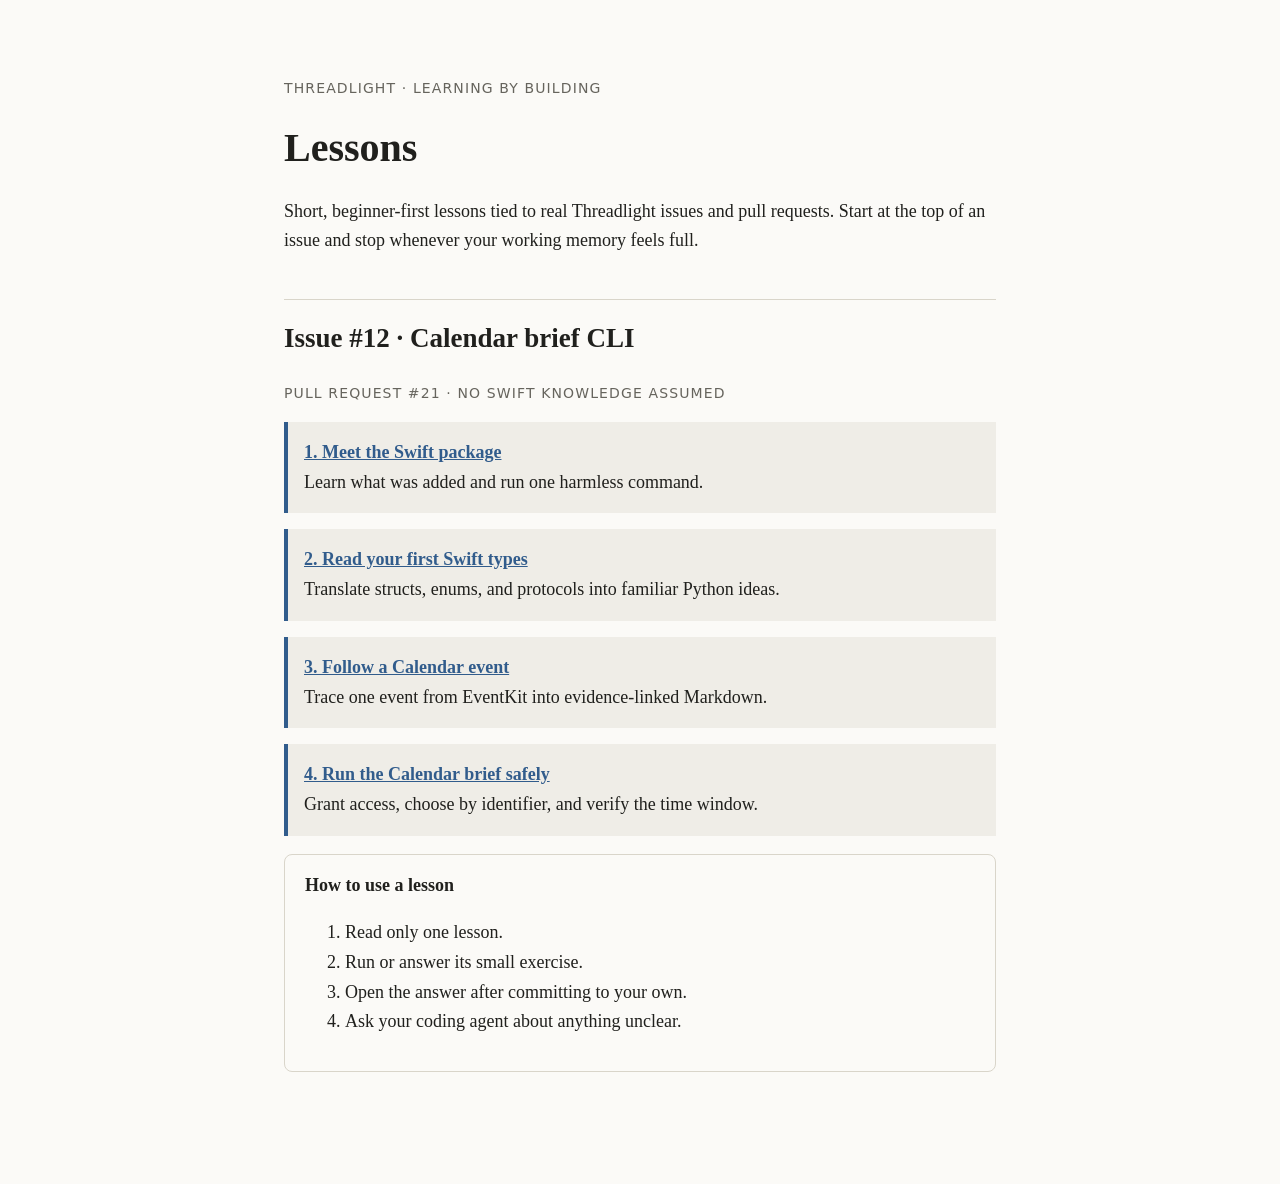
<file: teach/index.html>
<!doctype html><html lang="en"><head><meta charset="utf-8"><meta name="viewport" content="width=device-width"><title>Threadlight lessons</title><link rel="stylesheet" href="assets/site.css"></head><body><main><p class="eyebrow">Threadlight · learning by building</p><h1>Lessons</h1><p>Short, beginner-first lessons tied to real Threadlight issues and pull requests. Start at the top of an issue and stop whenever your working memory feels full.</p><h2>Issue #12 · Calendar brief CLI</h2><p class="meta">Pull request #21 · No Swift knowledge assumed</p><ol class="lesson-list"><li><a href="lessons/0001-meet-the-swift-package.html"><strong>1. Meet the Swift package</strong></a><br>Learn what was added and run one harmless command.</li><li><a href="lessons/0002-read-threadlight-types.html"><strong>2. Read your first Swift types</strong></a><br>Translate structs, enums, and protocols into familiar Python ideas.</li><li><a href="lessons/0003-follow-a-calendar-event.html"><strong>3. Follow a Calendar event</strong></a><br>Trace one event from EventKit into evidence-linked Markdown.</li><li><a href="lessons/0004-run-the-calendar-brief.html"><strong>4. Run the Calendar brief safely</strong></a><br>Grant access, choose by identifier, and verify the time window.</li></ol><div class="card"><strong>How to use a lesson</strong><ol><li>Read only one lesson.</li><li>Run or answer its small exercise.</li><li>Open the answer after committing to your own.</li><li>Ask your coding agent about anything unclear.</li></ol></div></main></body></html>
</file>
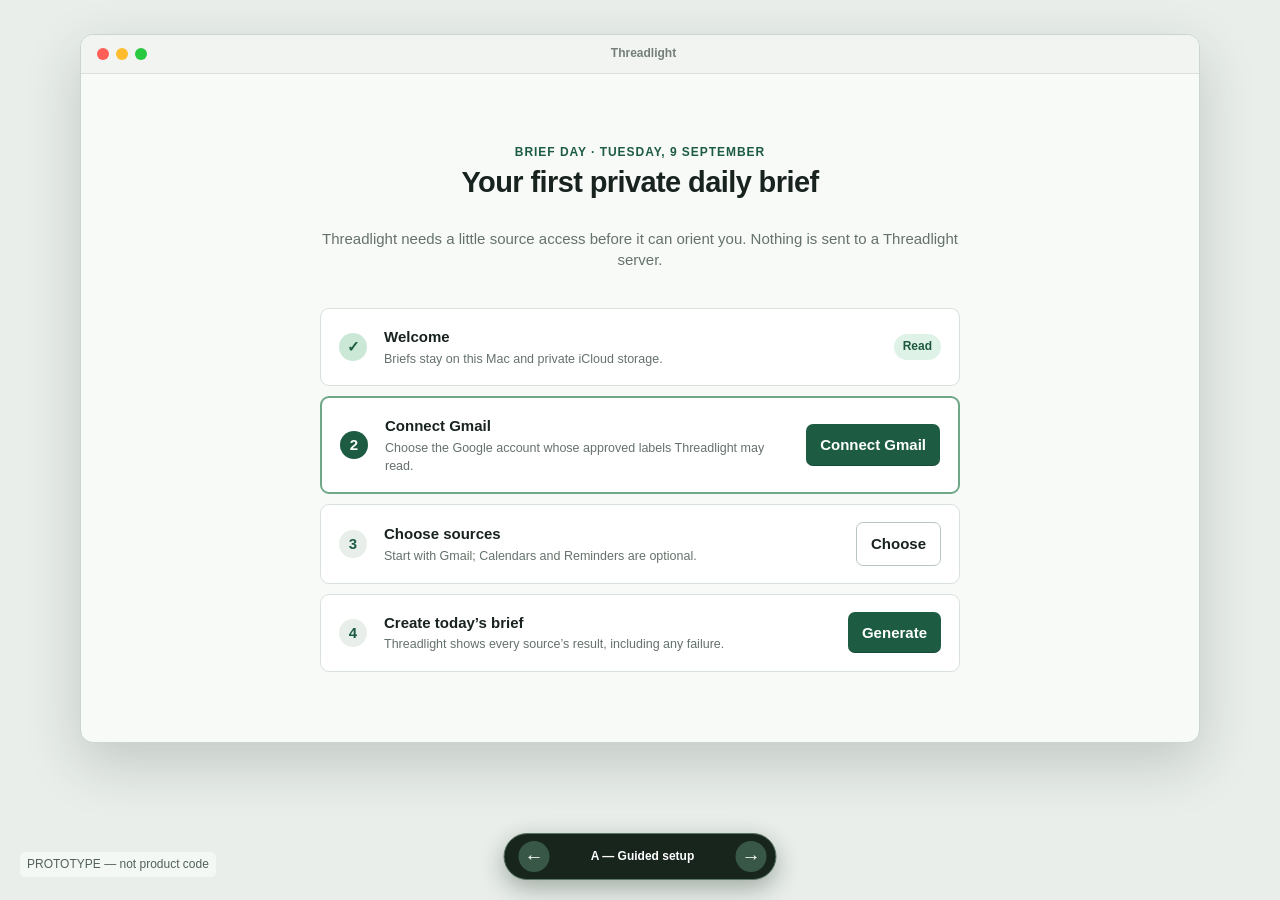
<file: prototypes/mac-feedback-loop.html>
<!doctype html>
<!--
  PROTOTYPE — throw away after resolving “Prototype the first Mac feedback loop”.
  Three variants of Threadlight’s first normal Mac window, switchable via ?variant=A|B|C.
-->
<html lang="en-GB">
<head>
  <meta charset="utf-8" />
  <meta name="viewport" content="width=device-width, initial-scale=1" />
  <title>Threadlight — Mac feedback-loop prototype</title>
  <style>
    :root { --ink:#18221e; --muted:#65726b; --line:#d9e1dc; --paper:#f8faf8; --moss:#1d5c43; --mint:#dff2e7; --amber:#9a5e07; --amber-bg:#fff1d5; --red:#a73131; --red-bg:#fde8e7; }
    * { box-sizing:border-box; } body { margin:0; background:#e9eeea; color:var(--ink); font:15px/1.45 -apple-system,BlinkMacSystemFont,"Segoe UI",sans-serif; }
    button { font:inherit; cursor:pointer; } .window { width:min(1120px,calc(100vw - 48px)); min-height:700px; margin:34px auto 90px; overflow:hidden; background:var(--paper); border:1px solid #cbd6cf; border-radius:13px; box-shadow:0 20px 55px #1b2d2130; }
    .traffic { height:39px; display:flex; align-items:center; gap:7px; padding:0 16px; background:#f1f4f1; border-bottom:1px solid var(--line); } .dot { width:12px; height:12px; border-radius:50%; background:#ff5f57; }.dot:nth-child(2){background:#febc2e}.dot:nth-child(3){background:#28c840}.window-name{margin:auto;color:#748078;font-size:12px;font-weight:600;transform:translateX(-25px)}
    h1,h2,h3,p { margin-top:0; } h1 { font-size:29px; letter-spacing:-.6px; } h2 { font-size:18px; letter-spacing:-.2px; } h3 { font-size:14px; margin-bottom:5px; } .muted{color:var(--muted)} .eyebrow{color:var(--moss);font-size:12px;font-weight:800;letter-spacing:.08em;text-transform:uppercase}.pill{display:inline-flex;align-items:center;gap:6px;border-radius:99px;padding:4px 9px;background:var(--mint);color:#1e593e;font-size:12px;font-weight:700}.warning{background:var(--amber-bg);color:var(--amber)}.error{background:var(--red-bg);color:var(--red)} .button{border:0;border-radius:7px;background:var(--moss);color:white;padding:10px 14px;font-weight:700;box-shadow:inset 0 -1px #0003}.button.secondary{background:white;color:var(--ink);border:1px solid #b9c6bd;box-shadow:none}.button:disabled{opacity:.55;cursor:wait}.card{background:white;border:1px solid var(--line);border-radius:10px;padding:17px}.status-row{display:flex;gap:10px;align-items:flex-start;padding:11px 0;border-bottom:1px solid #edf0ee}.status-row:last-child{border:0;padding-bottom:0}.status-dot{width:9px;height:9px;border-radius:50%;margin-top:6px;background:#4d9a6d}.status-dot.warn{background:#d18717}.status-dot.fail{background:#c14848}.code{font:12px/1.5 ui-monospace,SFMono-Regular,Menlo,monospace;background:#f3f6f3;border-radius:7px;padding:13px;white-space:pre-wrap}.hide{display:none!important}
    /* A: a calm, single-task first-run guide */
    .variant-a{max-width:760px;margin:0 auto;padding:70px 60px}.variant-a header{text-align:center;margin-bottom:37px}.variant-a .steps{display:grid;gap:10px}.step{display:grid;grid-template-columns:32px 1fr auto;gap:13px;align-items:center;padding:17px 18px;border:1px solid var(--line);border-radius:9px;background:white}.step-no{display:grid;place-items:center;width:28px;height:28px;border-radius:50%;background:#e8eee9;color:var(--moss);font-weight:800}.step.active{border:2px solid #6fa789}.step.active .step-no{background:var(--moss);color:white}.step.done .step-no{background:#cbe8d6}.step small{display:block;color:var(--muted);margin-top:2px}.variant-a .result{margin-top:26px}.brief{border-left:4px solid #6ca884;padding:5px 0 5px 16px}.brief ul{padding-left:18px;margin-bottom:6px}.brief li{margin:5px 0}.failed-banner{margin-top:14px;padding:12px;border-radius:8px;background:var(--red-bg);color:#782b2b}
    /* B: native Mac split view — Brief Day is work; Sources owns configuration. */
    .variant-b{display:grid;grid-template-columns:230px 1fr;min-height:661px}.variant-b .sidebar{background:#f1f3f2;color:var(--ink);padding:21px 12px;border-right:1px solid var(--line)}.variant-b .brand{font-size:17px;font-weight:800;letter-spacing:-.3px;margin:0 10px 24px}.variant-b .nav-item{width:100%;text-align:left;padding:8px 10px;margin:2px 0;border:0;border-radius:6px;color:#33433a;background:transparent}.variant-b .nav-item.selected{background:#d9e0db;color:#18221e;font-weight:700}.variant-b main{padding:37px 50px}.toolbar-row{display:flex;justify-content:space-between;align-items:center;margin-bottom:35px}.toolbar-row strong{font-size:19px}.toolbar-row .toolbar-tools{display:flex;gap:8px}.source-list{max-width:660px;border:1px solid var(--line);border-radius:9px;overflow:hidden;background:white}.source-list .status-row{display:grid;grid-template-columns:1fr auto;align-items:center;padding:14px 16px}.source-list .source-name{font-weight:700}.source-list small{display:block;color:var(--muted);margin-top:2px}.brief-empty{max-width:560px;margin:92px auto;text-align:center}.brief-empty .spark{font-size:40px;margin-bottom:16px}.brief-empty p{max-width:460px;margin:0 auto 23px}.brief-status{margin:26px auto 0;max-width:540px;padding:11px 13px;background:#f3f6f3;border-radius:7px;font-size:13px;color:#526158}.brief-result{max-width:710px;margin:0 auto}.brief-result .brief{margin-top:17px}.source-help{max-width:650px;margin:0 0 25px}.source-add{margin:24px 0 17px}.native-link{border:0;color:#17603e;background:none;padding:0;font:inherit;font-weight:650}.run-alert{margin-top:20px;padding:12px 13px;border-radius:8px;background:var(--amber-bg);color:#725017;font-size:13px}
    /* C: the brief is the home; setup stays lightweight around it */
    .variant-c{padding:44px 54px}.topline{display:flex;align-items:center;justify-content:space-between;border-bottom:1px solid var(--line);padding-bottom:19px}.variant-c .empty{max-width:650px;margin:68px auto;text-align:center}.spark{font-size:45px;margin-bottom:15px}.variant-c .command{display:flex;gap:10px;justify-content:center;margin:25px 0 19px}.variant-c .facts{display:flex;gap:9px;justify-content:center;flex-wrap:wrap}.brief-view{display:grid;grid-template-columns:1fr 230px;gap:31px;margin-top:32px}.evidence{border-left:1px solid var(--line);padding-left:23px}.evidence .status-row{font-size:13px}.markdown-title{display:flex;justify-content:space-between;align-items:center}.markdown{font-family:ui-serif,Georgia,serif;font-size:16px}.markdown h2{font-family:-apple-system,BlinkMacSystemFont,"Segoe UI",sans-serif}.inset-error{margin:25px auto;max-width:680px;text-align:left}
    .switcher{position:fixed;z-index:5;bottom:20px;left:50%;transform:translateX(-50%);display:flex;align-items:center;gap:9px;background:#17251d;color:white;border:1px solid #5a7665;border-radius:999px;padding:7px 9px 7px 14px;box-shadow:0 8px 25px #10201655}.switcher button{width:31px;height:31px;border-radius:50%;border:0;background:#385746;color:white;font-size:19px}.switcher strong{min-width:168px;text-align:center;font-size:12px}.prototype-note{position:fixed;left:20px;bottom:23px;color:#526159;font-size:12px;background:#f7faf7c9;padding:4px 7px;border-radius:5px}
    @media(max-width:720px){.window{width:100%;margin:0;border-radius:0}.variant-a,.variant-c{padding:35px 22px}.variant-b{grid-template-columns:1fr}.sidebar{padding:17px}.sidebar .source-mini{display:none}.variant-b main{padding:28px 22px}.brief-view{grid-template-columns:1fr}.evidence{border-left:0;border-top:1px solid var(--line);padding:18px 0}.workspace-head,.topline{gap:14px;flex-wrap:wrap}.prototype-note{display:none}}
  </style>
</head>
<body>
  <div class="window">
    <div class="traffic"><i class="dot"></i><i class="dot"></i><i class="dot"></i><span class="window-name">Threadlight</span></div>

    <section id="A" class="variant variant-a">
      <header><div class="eyebrow">Brief Day · Tuesday, 9 September</div><h1>Your first private daily brief</h1><p class="muted">Threadlight needs a little source access before it can orient you. Nothing is sent to a Threadlight server.</p></header>
      <div class="steps">
        <div class="step done"><span class="step-no">✓</span><div><strong>Welcome</strong><small>Briefs stay on this Mac and private iCloud storage.</small></div><span class="pill">Read</span></div>
        <div class="step active" id="a-connect"><span class="step-no">2</span><div><strong>Connect Gmail</strong><small>Choose the Google account whose approved labels Threadlight may read.</small></div><button class="button" onclick="connect('A')">Connect Gmail</button></div>
        <div class="step" id="a-select"><span class="step-no">3</span><div><strong>Choose sources</strong><small>Start with Gmail; Calendars and Reminders are optional.</small></div><button class="button secondary" onclick="selectSources('A')">Choose</button></div>
        <div class="step" id="a-generate"><span class="step-no">4</span><div><strong>Create today’s brief</strong><small>Threadlight shows every source’s result, including any failure.</small></div><button class="button" onclick="generate('A')">Generate</button></div>
      </div>
      <div class="result hide" id="a-result"><div class="card"><div class="markdown-title"><h2>Today at a glance</h2><span class="pill">Brief ready</span></div><div class="brief"><ul><li><strong>09:30</strong> — Design review with Maya</li><li><strong>Today</strong> — Reply to the research collaboration email</li><li><strong>Tomorrow</strong> — Dentist, 09:00</li></ul><small class="muted">Markdown brief · Gmail and Calendar observed at 08:17</small></div></div><div class="failed-banner">Reminders was not available. Your brief is still usable; reconnect it from Sources when ready.</div></div>
    </section>

    <section id="B" class="variant variant-b hide">
      <aside class="sidebar"><div class="brand">Threadlight</div><button id="b-brief-nav" class="nav-item selected" onclick="showBScreen('brief')">▣ &nbsp; Brief Day</button><button id="b-sources-nav" class="nav-item" onclick="showBScreen('sources')">◉ &nbsp; Sources</button></aside>
      <main>
        <div class="toolbar-row"><strong id="b-window-title">Brief Day</strong><div class="toolbar-tools"><button class="button secondary" onclick="showBScreen('sources')">Sources</button><button class="button" onclick="generate('B')">Generate Brief</button></div></div>
        <section id="b-brief-screen"><div id="b-empty" class="brief-empty"><div class="spark">✦</div><div class="eyebrow">Tuesday, 9 September</div><h1>Today’s brief is ready to make.</h1><p class="muted">Threadlight will create one Canonical Brief from the Sources you have already approved.</p><button class="button" onclick="generate('B')">Generate Brief</button><div class="brief-status">Gmail and Calendar are ready. <button class="native-link" onclick="showBScreen('sources')">Review Sources</button></div></div>
          <article id="b-result" class="brief-result hide"><div class="eyebrow">Canonical Brief · 9 September</div><h1>Good morning, Tejas</h1><div class="markdown"><h2>First, protect the morning</h2><p>Your design review with Maya starts at <strong>09:30</strong>. The calendar is otherwise open until lunch.</p><h2>One message needs a reply</h2><p>The research collaboration thread is waiting on your availability.</p><h2>Coming up</h2><p>Tomorrow: dentist at 09:00.</p></div><div class="run-alert">Reminders was not included because permission has not been granted. <button class="native-link" onclick="showBScreen('sources')">Review Sources</button></div></article>
        </section>
        <section id="b-sources-screen" class="hide"><div class="source-help"><div class="eyebrow">Sources</div><h1>Choose what Threadlight may read.</h1><p class="muted">Add, change, or repair the personal Sources that may contribute observations to a Brief Run.</p></div><button class="button source-add" onclick="showPermission('B')">Add Source</button><div class="source-list"><div class="status-row"><div><span class="source-name">Gmail</span><small>Important label · Connected</small></div><button class="button secondary" onclick="showPermission('B')">Manage…</button></div><div class="status-row"><div><span class="source-name">Calendar</span><small>Work and Personal · Connected</small></div><button class="button secondary" onclick="showPermission('B')">Manage…</button></div><div class="status-row"><div><span class="source-name">Reminders</span><small>Inbox · Permission required</small></div><button class="button secondary" onclick="showPermission('B')">Connect…</button></div></div></section>
      </main>
    </section>

    <section id="C" class="variant variant-c hide">
      <div class="topline"><div><strong style="font-size:20px">Threadlight</strong><span class="muted"> · Today</span></div><button class="button secondary" onclick="showPermission('C')">Sources</button></div>
      <div id="c-empty" class="empty"><div class="spark">✦</div><h1>Make room for what matters today.</h1><p class="muted">Create one private brief from the sources you choose. Threadlight will be plain about anything it could not read.</p><div class="command"><button class="button secondary" onclick="connect('C')">Connect Gmail</button><button class="button" onclick="generate('C')">Generate today’s brief</button></div><div class="facts"><span class="pill">On this device</span><span class="pill">Your sources, your choice</span><span class="pill warning">Manual for now</span></div></div>
      <div id="c-brief" class="brief-view hide"><article><div class="markdown-title"><div><div class="eyebrow">Canonical Brief · 09 September</div><h1>Good morning, Tejas</h1></div><button class="button secondary" onclick="showError('C')">Show failure</button></div><div class="markdown"><h2>First, protect the morning</h2><p>Your design review with Maya starts at <strong>09:30</strong>. The calendar is otherwise open until lunch.</p><h2>One message needs a reply</h2><p>The research collaboration thread is waiting on your availability. It came from the Gmail label you selected.</p><h2>Coming up</h2><p>Tomorrow: dentist at 09:00.</p></div></article><aside class="evidence"><h3>Brief status</h3><div class="status-row"><span class="status-dot"></span><div><strong>Gmail</strong><br><span class="muted">Fresh 08:17</span></div></div><div class="status-row"><span class="status-dot"></span><div><strong>Calendar</strong><br><span class="muted">Fresh 08:17</span></div></div><div class="status-row"><span class="status-dot warn"></span><div><strong>Reminders</strong><br><span class="muted">Not selected</span></div></div><p class="muted" style="font-size:12px;margin-top:18px">Each statement points back to an Evidence Link; the source body is not kept here.</p></aside></div>
      <div id="c-error" class="card inset-error hide"><span class="pill error">Gmail needs attention</span><h2 style="margin-top:12px">Today’s brief could not be created</h2><p class="muted">Threadlight did not receive the Gmail observation before the run ended. Calendar access was fine. Try again after reconnecting Gmail; no Canonical Brief was saved.</p><button class="button secondary" onclick="connect('C')">Reconnect Gmail</button></div>
    </section>
  </div>
  <div class="prototype-note">PROTOTYPE — not product code</div>
  <nav class="switcher" aria-label="Prototype variants"><button onclick="cycle(-1)" aria-label="Previous variant">←</button><strong id="variant-label">A — Guided setup</strong><button onclick="cycle(1)" aria-label="Next variant">→</button></nav>
  <script>
    const variants = ['A','B','C']; const names = {A:'Guided setup',B:'Source-control workspace',C:'Brief-first home'};
    let current = new URLSearchParams(location.search).get('variant')?.toUpperCase(); if (!variants.includes(current)) current = 'A';
    function render(){ variants.forEach(v => document.getElementById(v).classList.toggle('hide',v!==current)); document.getElementById('variant-label').textContent = `${current} — ${names[current]}`; history.replaceState({},'',`?variant=${current}`); }
    function cycle(amount){ current=variants[(variants.indexOf(current)+amount+variants.length)%variants.length]; render(); }
    function connect(v){ alert('Prototype: this would open the Google account and Gmail permission flow.'); if(v==='A'){document.getElementById('a-connect').classList.add('done');document.getElementById('a-select').classList.add('active');} }
    function selectSources(){ document.getElementById('a-select').classList.add('done');document.getElementById('a-generate').classList.add('active'); }
    function generate(v){ const button=event.currentTarget; button.disabled=true; button.textContent='Creating…'; setTimeout(()=>{ button.disabled=false; button.textContent=v==='B'?'Generate Brief':'Generate'; if(v==='A')document.getElementById('a-result').classList.remove('hide'); if(v==='B'){document.getElementById('b-empty').classList.add('hide');document.getElementById('b-result').classList.remove('hide');} if(v==='C'){document.getElementById('c-empty').classList.add('hide');document.getElementById('c-brief').classList.remove('hide');} },700); }
    function showBScreen(screen){ const isBrief=screen==='brief'; document.getElementById('b-brief-screen').classList.toggle('hide',!isBrief); document.getElementById('b-sources-screen').classList.toggle('hide',isBrief); document.getElementById('b-brief-nav').classList.toggle('selected',isBrief); document.getElementById('b-sources-nav').classList.toggle('selected',!isBrief); document.getElementById('b-window-title').textContent=isBrief?'Brief Day':'Sources'; }
    function showPermission(){ alert('Prototype: this opens a small source sheet. It explains why access is requested, then invokes the relevant system or Google consent flow.'); }
    function viewBrief(){ alert('Prototype: this opens the Markdown brief in the main reading area.'); }
    function showError(){ document.getElementById('c-brief').classList.add('hide');document.getElementById('c-error').classList.remove('hide'); }
    addEventListener('keydown',e=>{if(['INPUT','TEXTAREA'].includes(document.activeElement.tagName)||document.activeElement.isContentEditable)return;if(e.key==='ArrowLeft')cycle(-1);if(e.key==='ArrowRight')cycle(1);}); render();
  </script>
</body>
</html>
</file>
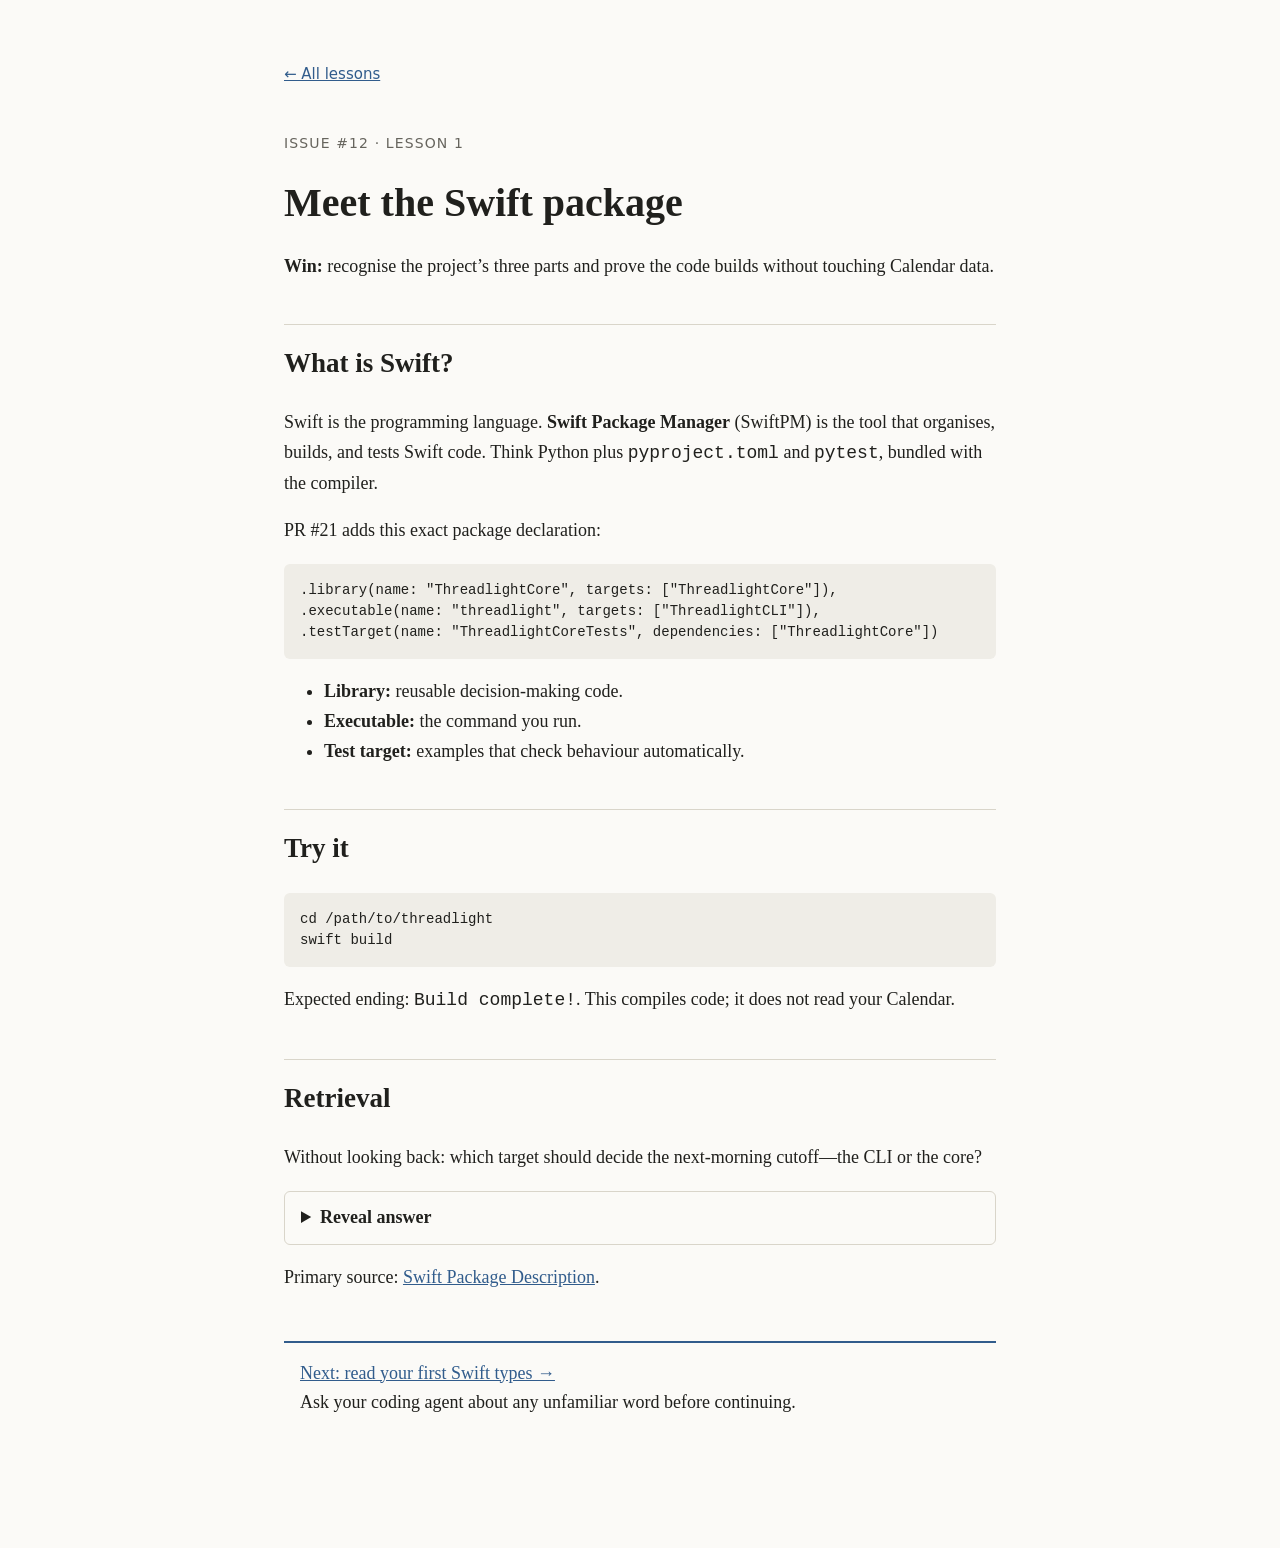
<file: teach/lessons/0001-meet-the-swift-package.html>
<!doctype html><html lang="en"><head><meta charset="utf-8"><meta name="viewport" content="width=device-width"><title>Meet the Swift package</title><link rel="stylesheet" href="../assets/site.css"></head><body><main><nav><a href="../index.html">← All lessons</a></nav><p class="eyebrow">Issue #12 · Lesson 1</p><h1>Meet the Swift package</h1><p><strong>Win:</strong> recognise the project’s three parts and prove the code builds without touching Calendar data.</p><h2>What is Swift?</h2><p>Swift is the programming language. <strong>Swift Package Manager</strong> (SwiftPM) is the tool that organises, builds, and tests Swift code. Think Python plus <code>pyproject.toml</code> and <code>pytest</code>, bundled with the compiler.</p><p>PR #21 adds this exact package declaration:</p><pre><code>.library(name: "ThreadlightCore", targets: ["ThreadlightCore"]),
.executable(name: "threadlight", targets: ["ThreadlightCLI"]),
.testTarget(name: "ThreadlightCoreTests", dependencies: ["ThreadlightCore"])</code></pre><ul><li><strong>Library:</strong> reusable decision-making code.</li><li><strong>Executable:</strong> the command you run.</li><li><strong>Test target:</strong> examples that check behaviour automatically.</li></ul><h2>Try it</h2><pre><code>cd /path/to/threadlight
swift build</code></pre><p>Expected ending: <code>Build complete!</code>. This compiles code; it does not read your Calendar.</p><h2>Retrieval</h2><p>Without looking back: which target should decide the next-morning cutoff—the CLI or the core?</p><details><summary>Reveal answer</summary><p>The core. A later Mac window should reuse the same deterministic rule rather than duplicate it.</p></details><p>Primary source: <a href="https://docs.swift.org/package-manager/PackageDescription/PackageDescription.html">Swift Package Description</a>.</p><p class="next"><a href="0002-read-threadlight-types.html">Next: read your first Swift types →</a><br>Ask your coding agent about any unfamiliar word before continuing.</p></main></body></html>
</file>
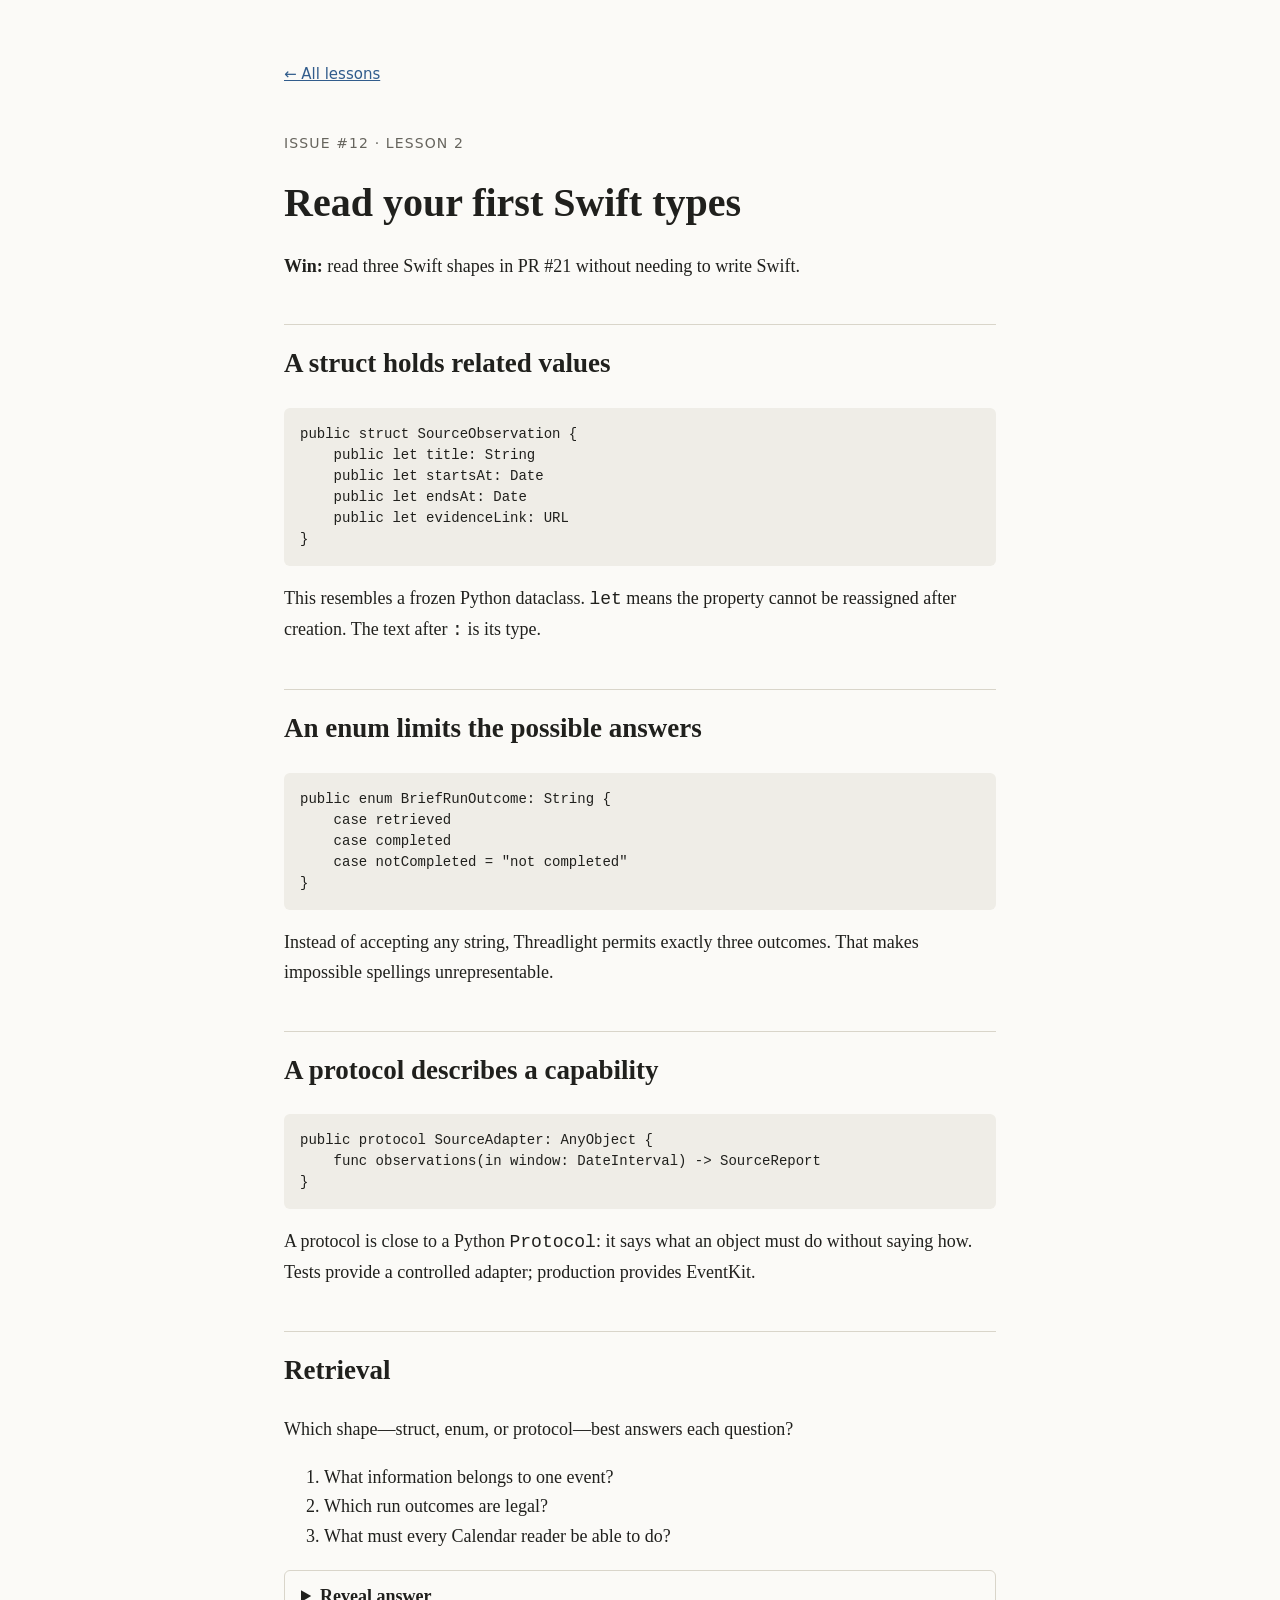
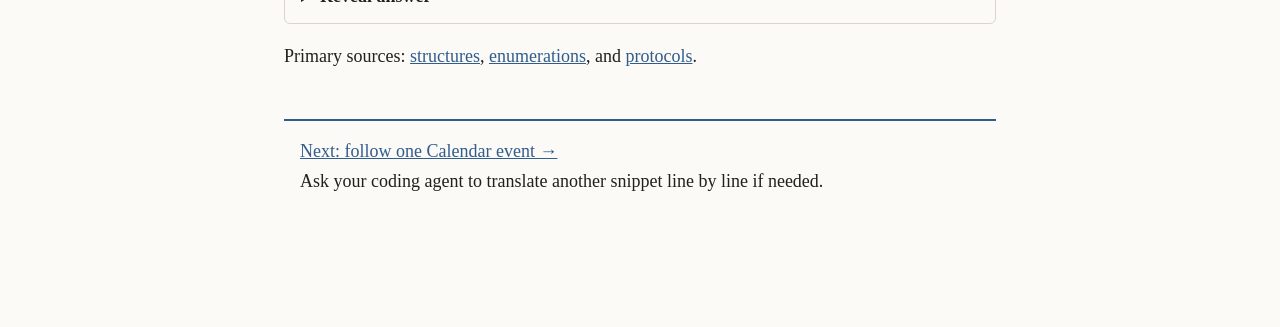
<file: teach/lessons/0002-read-threadlight-types.html>
<!doctype html><html lang="en"><head><meta charset="utf-8"><meta name="viewport" content="width=device-width"><title>Read Threadlight types</title><link rel="stylesheet" href="../assets/site.css"></head><body><main><nav><a href="../index.html">← All lessons</a></nav><p class="eyebrow">Issue #12 · Lesson 2</p><h1>Read your first Swift types</h1><p><strong>Win:</strong> read three Swift shapes in PR #21 without needing to write Swift.</p><h2>A struct holds related values</h2><pre><code>public struct SourceObservation {
    public let title: String
    public let startsAt: Date
    public let endsAt: Date
    public let evidenceLink: URL
}</code></pre><p>This resembles a frozen Python dataclass. <code>let</code> means the property cannot be reassigned after creation. The text after <code>:</code> is its type.</p><h2>An enum limits the possible answers</h2><pre><code>public enum BriefRunOutcome: String {
    case retrieved
    case completed
    case notCompleted = "not completed"
}</code></pre><p>Instead of accepting any string, Threadlight permits exactly three outcomes. That makes impossible spellings unrepresentable.</p><h2>A protocol describes a capability</h2><pre><code>public protocol SourceAdapter: AnyObject {
    func observations(in window: DateInterval) -&gt; SourceReport
}</code></pre><p>A protocol is close to a Python <code>Protocol</code>: it says what an object must do without saying how. Tests provide a controlled adapter; production provides EventKit.</p><h2>Retrieval</h2><p>Which shape—struct, enum, or protocol—best answers each question?</p><ol><li>What information belongs to one event?</li><li>Which run outcomes are legal?</li><li>What must every Calendar reader be able to do?</li></ol><details><summary>Reveal answer</summary><p>1: struct. 2: enum. 3: protocol.</p></details><p>Primary sources: <a href="https://docs.swift.org/swift-book/documentation/the-swift-programming-language/classesandstructures/">structures</a>, <a href="https://docs.swift.org/swift-book/documentation/the-swift-programming-language/enumerations/">enumerations</a>, and <a href="https://docs.swift.org/swift-book/documentation/the-swift-programming-language/protocols/">protocols</a>.</p><p class="next"><a href="0003-follow-a-calendar-event.html">Next: follow one Calendar event →</a><br>Ask your coding agent to translate another snippet line by line if needed.</p></main></body></html>
</file>
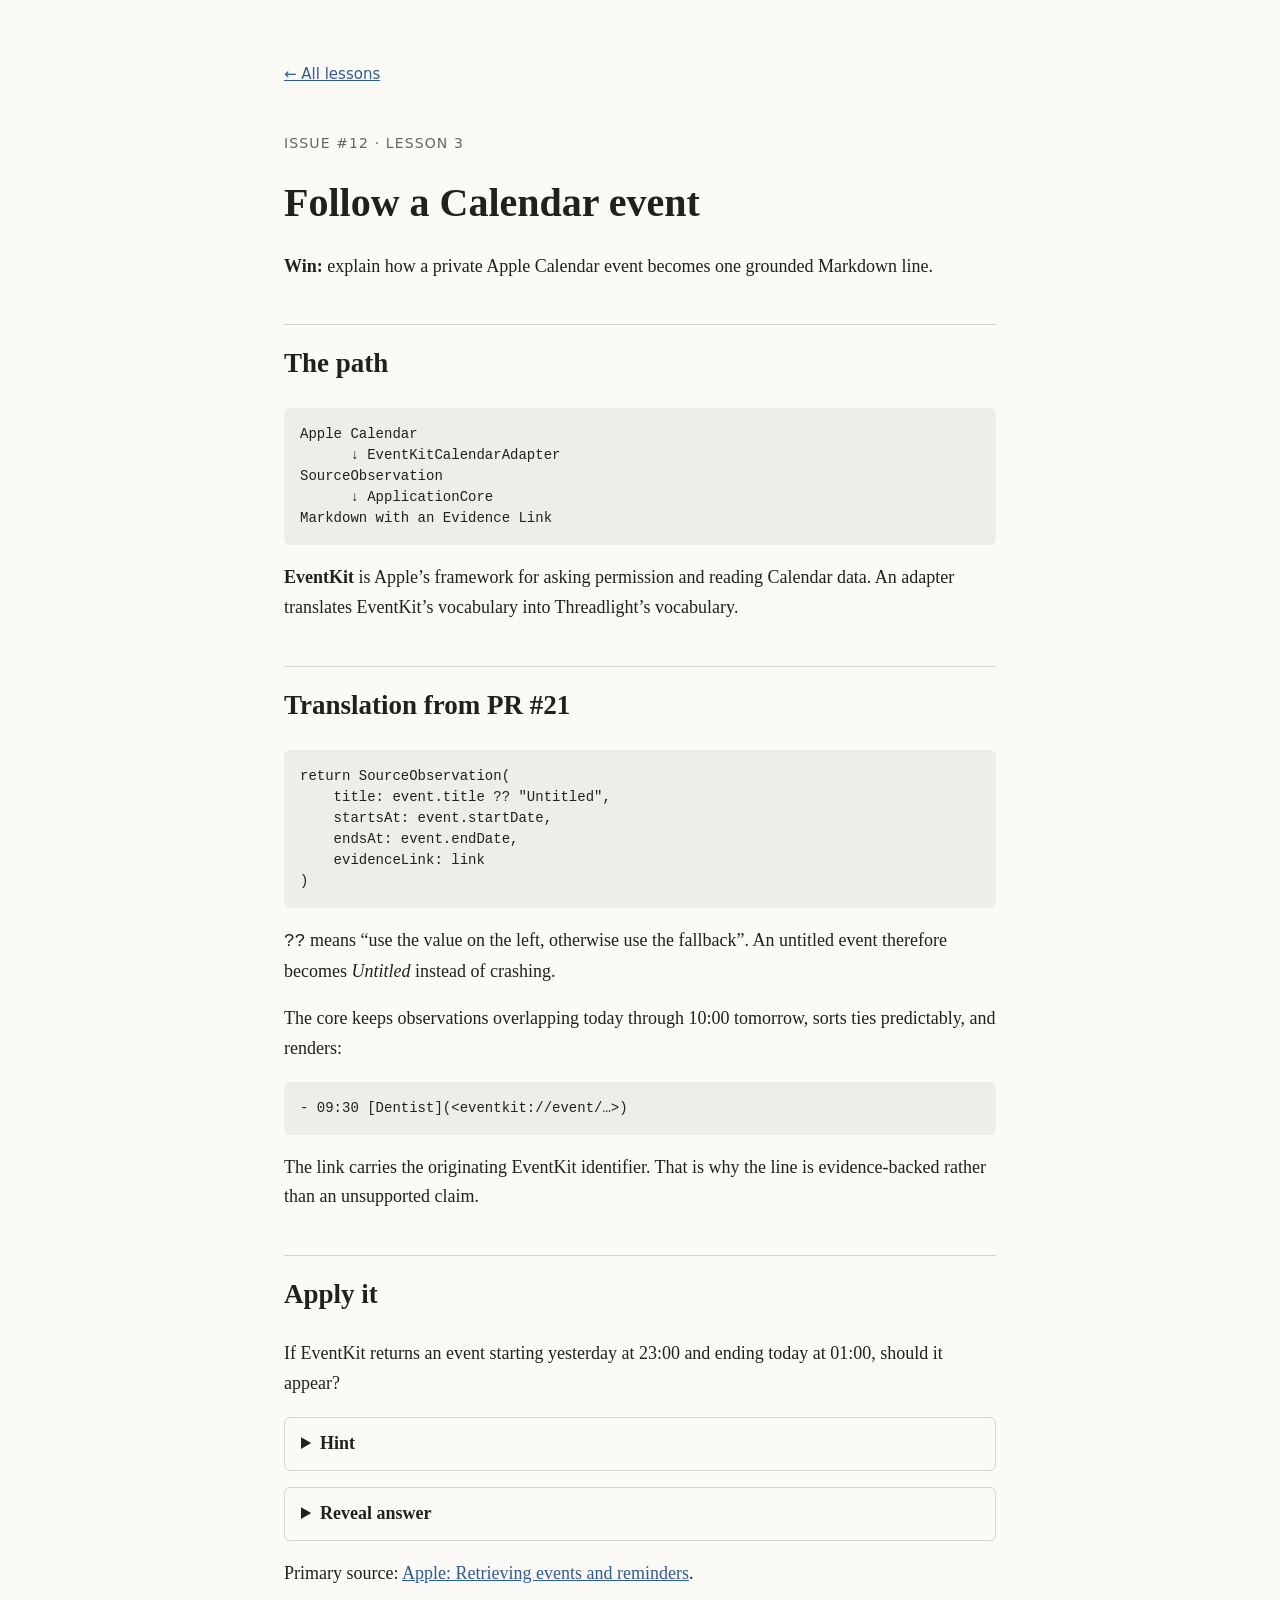
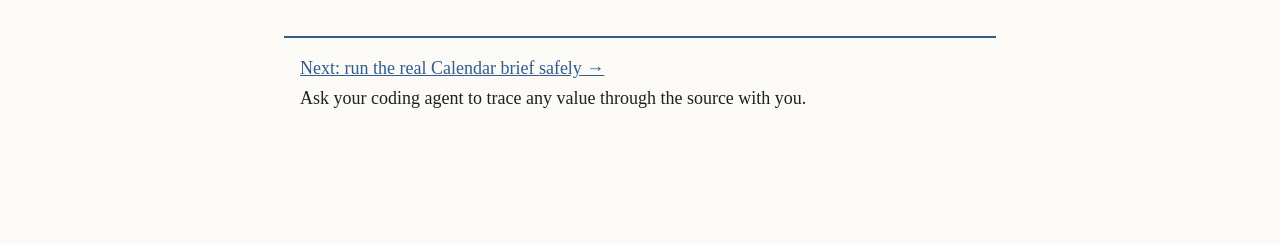
<file: teach/lessons/0003-follow-a-calendar-event.html>
<!doctype html><html lang="en"><head><meta charset="utf-8"><meta name="viewport" content="width=device-width"><title>Follow a Calendar event</title><link rel="stylesheet" href="../assets/site.css"></head><body><main><nav><a href="../index.html">← All lessons</a></nav><p class="eyebrow">Issue #12 · Lesson 3</p><h1>Follow a Calendar event</h1><p><strong>Win:</strong> explain how a private Apple Calendar event becomes one grounded Markdown line.</p><h2>The path</h2><pre><code>Apple Calendar
      ↓ EventKitCalendarAdapter
SourceObservation
      ↓ ApplicationCore
Markdown with an Evidence Link</code></pre><p><strong>EventKit</strong> is Apple’s framework for asking permission and reading Calendar data. An adapter translates EventKit’s vocabulary into Threadlight’s vocabulary.</p><h2>Translation from PR #21</h2><pre><code>return SourceObservation(
    title: event.title ?? "Untitled",
    startsAt: event.startDate,
    endsAt: event.endDate,
    evidenceLink: link
)</code></pre><p><code>??</code> means “use the value on the left, otherwise use the fallback”. An untitled event therefore becomes <em>Untitled</em> instead of crashing.</p><p>The core keeps observations overlapping today through 10:00 tomorrow, sorts ties predictably, and renders:</p><pre><code>- 09:30 [Dentist](&lt;eventkit://event/…&gt;)</code></pre><p>The link carries the originating EventKit identifier. That is why the line is evidence-backed rather than an unsupported claim.</p><h2>Apply it</h2><p>If EventKit returns an event starting yesterday at 23:00 and ending today at 01:00, should it appear?</p><details><summary>Hint</summary><p>Ask whether any part of the event overlaps the Brief Day window.</p></details><details><summary>Reveal answer</summary><p>Yes. It is an ongoing commitment after today begins. PR #21 compares both start and end rather than looking only at the start.</p></details><p>Primary source: <a href="https://developer.apple.com/documentation/eventkit/retrieving-events-and-reminders">Apple: Retrieving events and reminders</a>.</p><p class="next"><a href="0004-run-the-calendar-brief.html">Next: run the real Calendar brief safely →</a><br>Ask your coding agent to trace any value through the source with you.</p></main></body></html>
</file>
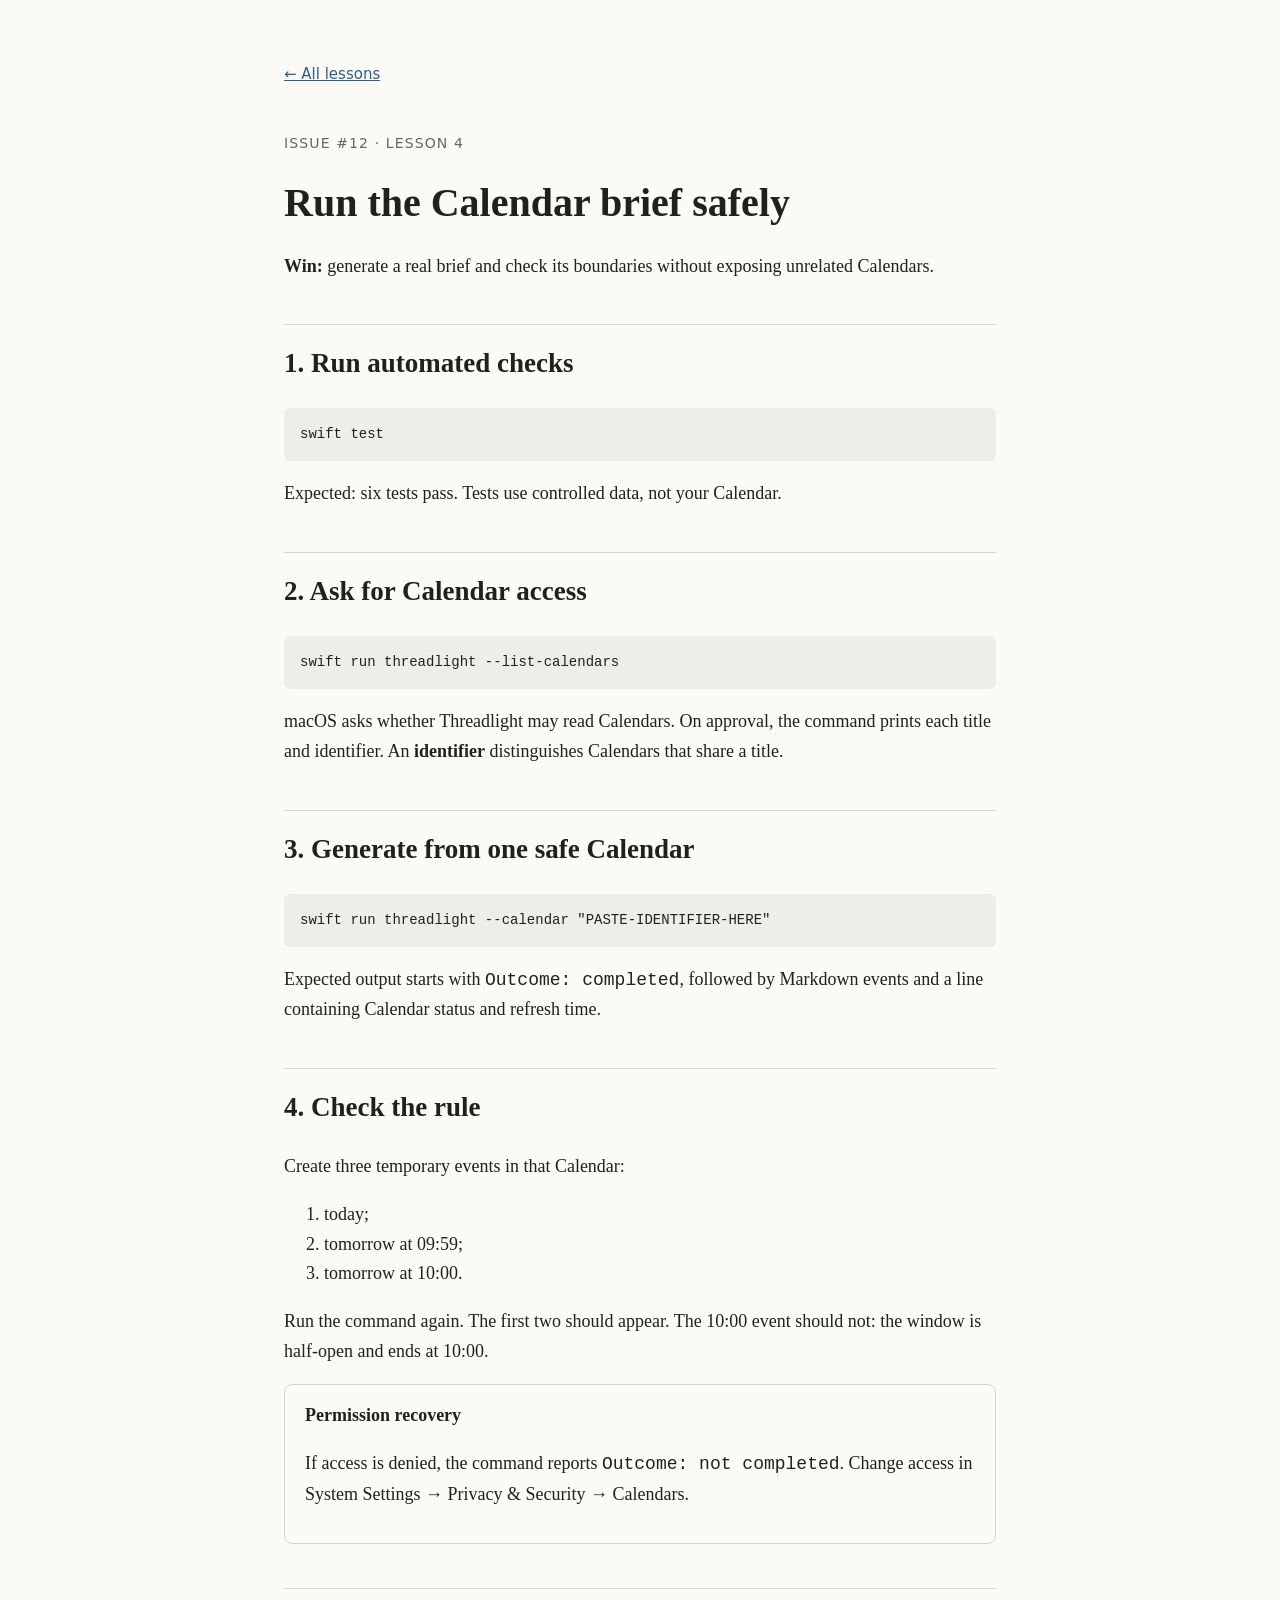
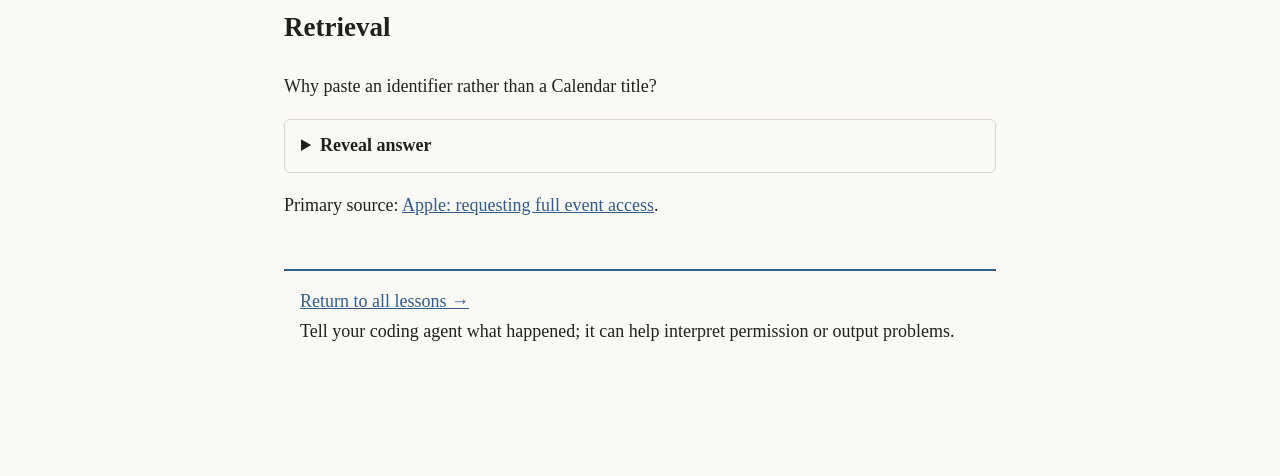
<file: teach/lessons/0004-run-the-calendar-brief.html>
<!doctype html><html lang="en"><head><meta charset="utf-8"><meta name="viewport" content="width=device-width"><title>Run the Calendar brief</title><link rel="stylesheet" href="../assets/site.css"></head><body><main><nav><a href="../index.html">← All lessons</a></nav><p class="eyebrow">Issue #12 · Lesson 4</p><h1>Run the Calendar brief safely</h1><p><strong>Win:</strong> generate a real brief and check its boundaries without exposing unrelated Calendars.</p><h2>1. Run automated checks</h2><pre><code>swift test</code></pre><p>Expected: six tests pass. Tests use controlled data, not your Calendar.</p><h2>2. Ask for Calendar access</h2><pre><code>swift run threadlight --list-calendars</code></pre><p>macOS asks whether Threadlight may read Calendars. On approval, the command prints each title and identifier. An <strong>identifier</strong> distinguishes Calendars that share a title.</p><h2>3. Generate from one safe Calendar</h2><pre><code>swift run threadlight --calendar "PASTE-IDENTIFIER-HERE"</code></pre><p>Expected output starts with <code>Outcome: completed</code>, followed by Markdown events and a line containing Calendar status and refresh time.</p><h2>4. Check the rule</h2><p>Create three temporary events in that Calendar:</p><ol><li>today;</li><li>tomorrow at 09:59;</li><li>tomorrow at 10:00.</li></ol><p>Run the command again. The first two should appear. The 10:00 event should not: the window is half-open and ends at 10:00.</p><div class="card"><strong>Permission recovery</strong><p>If access is denied, the command reports <code>Outcome: not completed</code>. Change access in System Settings → Privacy &amp; Security → Calendars.</p></div><h2>Retrieval</h2><p>Why paste an identifier rather than a Calendar title?</p><details><summary>Reveal answer</summary><p>Different accounts can contain Calendars with the same title. Selecting by identifier prevents accidental access to an unselected Calendar.</p></details><p>Primary source: <a href="https://developer.apple.com/documentation/eventkit/ekeventstore/requestfullaccesstoevents(completion:)">Apple: requesting full event access</a>.</p><p class="next"><a href="../index.html">Return to all lessons →</a><br>Tell your coding agent what happened; it can help interpret permission or output problems.</p></main></body></html>
</file>
<file: teach/assets/site.css>
:root{color-scheme:light dark;--paper:#fbfaf7;--ink:#20201d;--muted:#66645d;--accent:#315c8c;--line:#d9d5ca;--code:#efede7}*{box-sizing:border-box}body{margin:0;background:var(--paper);color:var(--ink);font:18px/1.65 ui-serif,Georgia,serif}main{max-width:760px;margin:auto;padding:4rem 1.5rem 6rem}nav{font:15px/1.4 ui-sans-serif,system-ui,sans-serif;margin-bottom:3rem}a{color:var(--accent)}h1{font-size:2.5rem;line-height:1.1}h2{margin-top:2.7rem;border-top:1px solid var(--line);padding-top:1rem}h3{margin-top:2rem}.eyebrow,.meta{color:var(--muted);font:14px/1.5 ui-sans-serif,system-ui,sans-serif;text-transform:uppercase;letter-spacing:.08em}.card{border:1px solid var(--line);border-radius:8px;padding:1rem 1.25rem;margin:1rem 0}.lesson-list{list-style:none;padding:0}.lesson-list li{margin:1rem 0;padding:1rem;border-left:4px solid var(--accent);background:var(--code)}pre{overflow:auto;background:var(--code);padding:1rem;border-radius:6px;font:14px/1.5 ui-monospace,SFMono-Regular,monospace}code{font-family:ui-monospace,SFMono-Regular,monospace}details{border:1px solid var(--line);padding:.7rem 1rem;border-radius:6px;margin:1rem 0}summary{cursor:pointer;font-weight:bold}.next{margin-top:3rem;padding:1rem;border-top:2px solid var(--accent)}@media(prefers-color-scheme:dark){:root{--paper:#1d1e1c;--ink:#ecebe5;--muted:#aaa79e;--accent:#8ab4e3;--line:#454640;--code:#292a27}}
</file>
